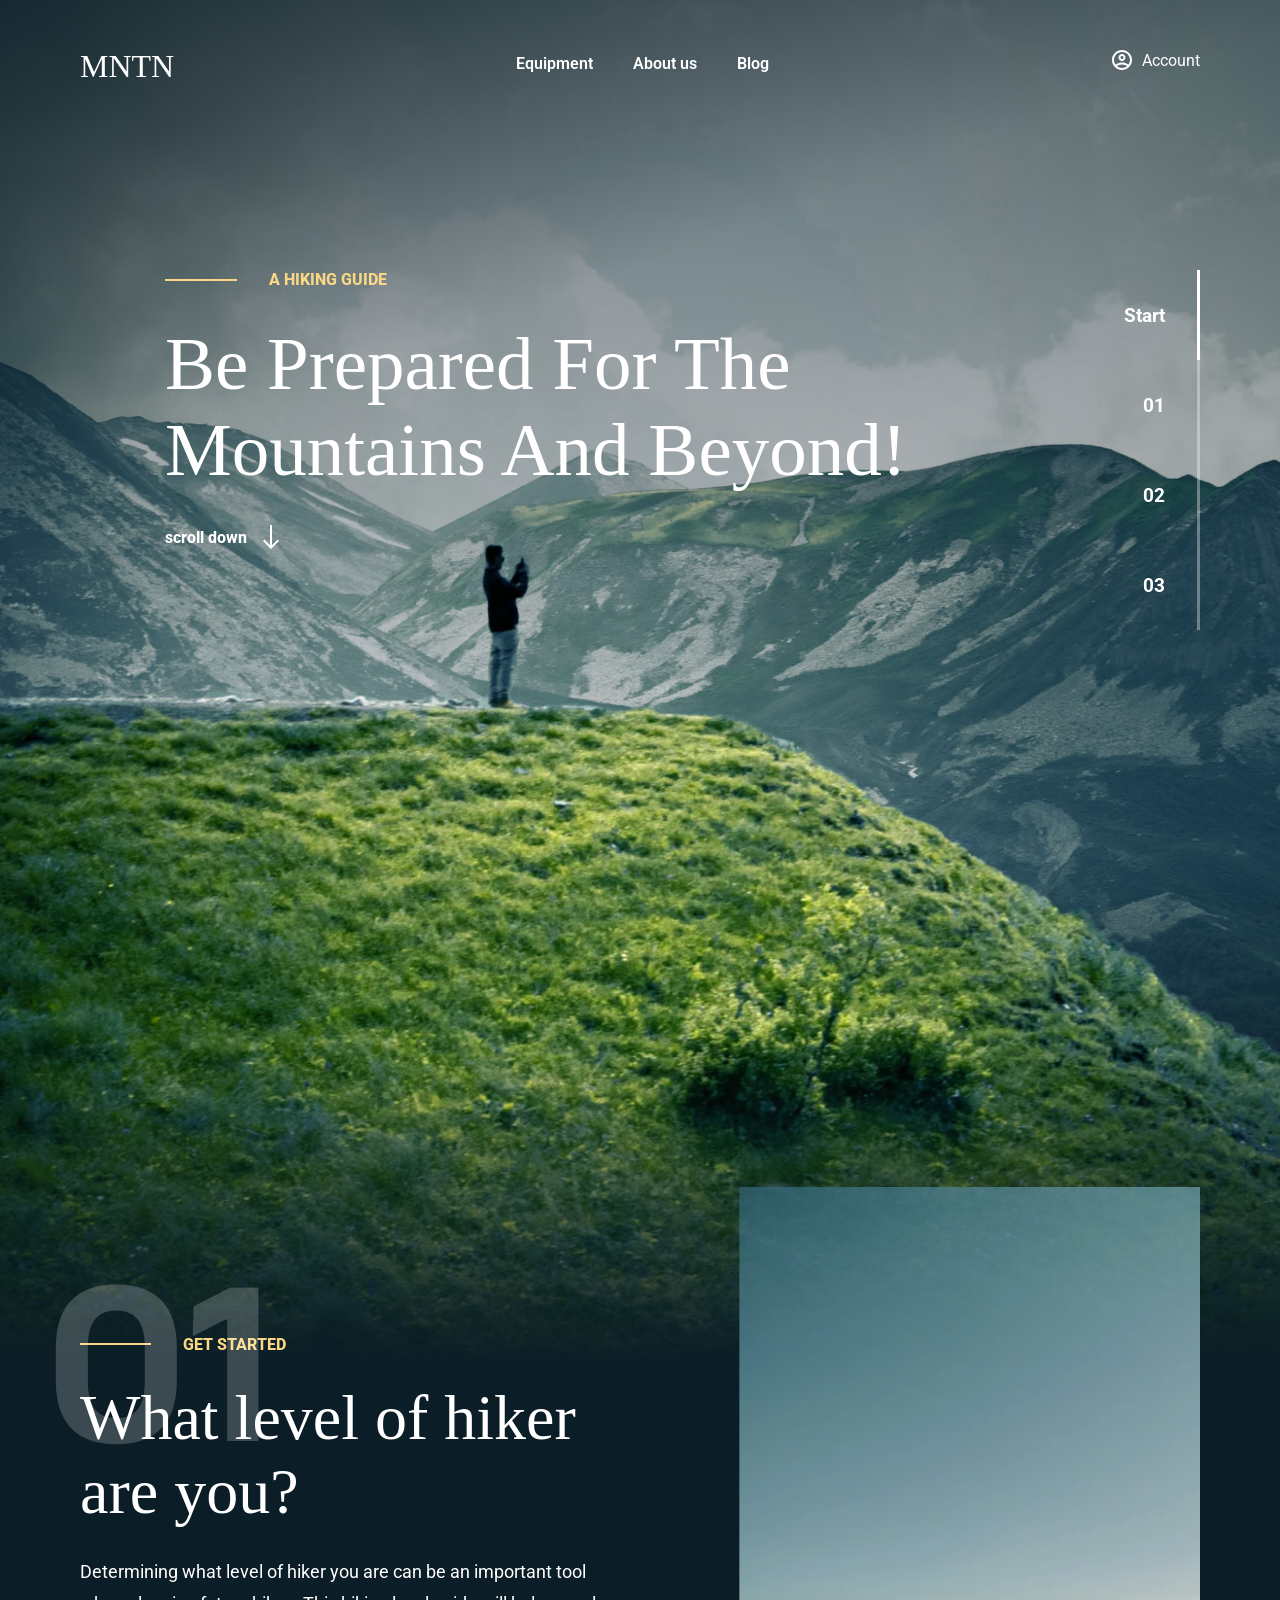
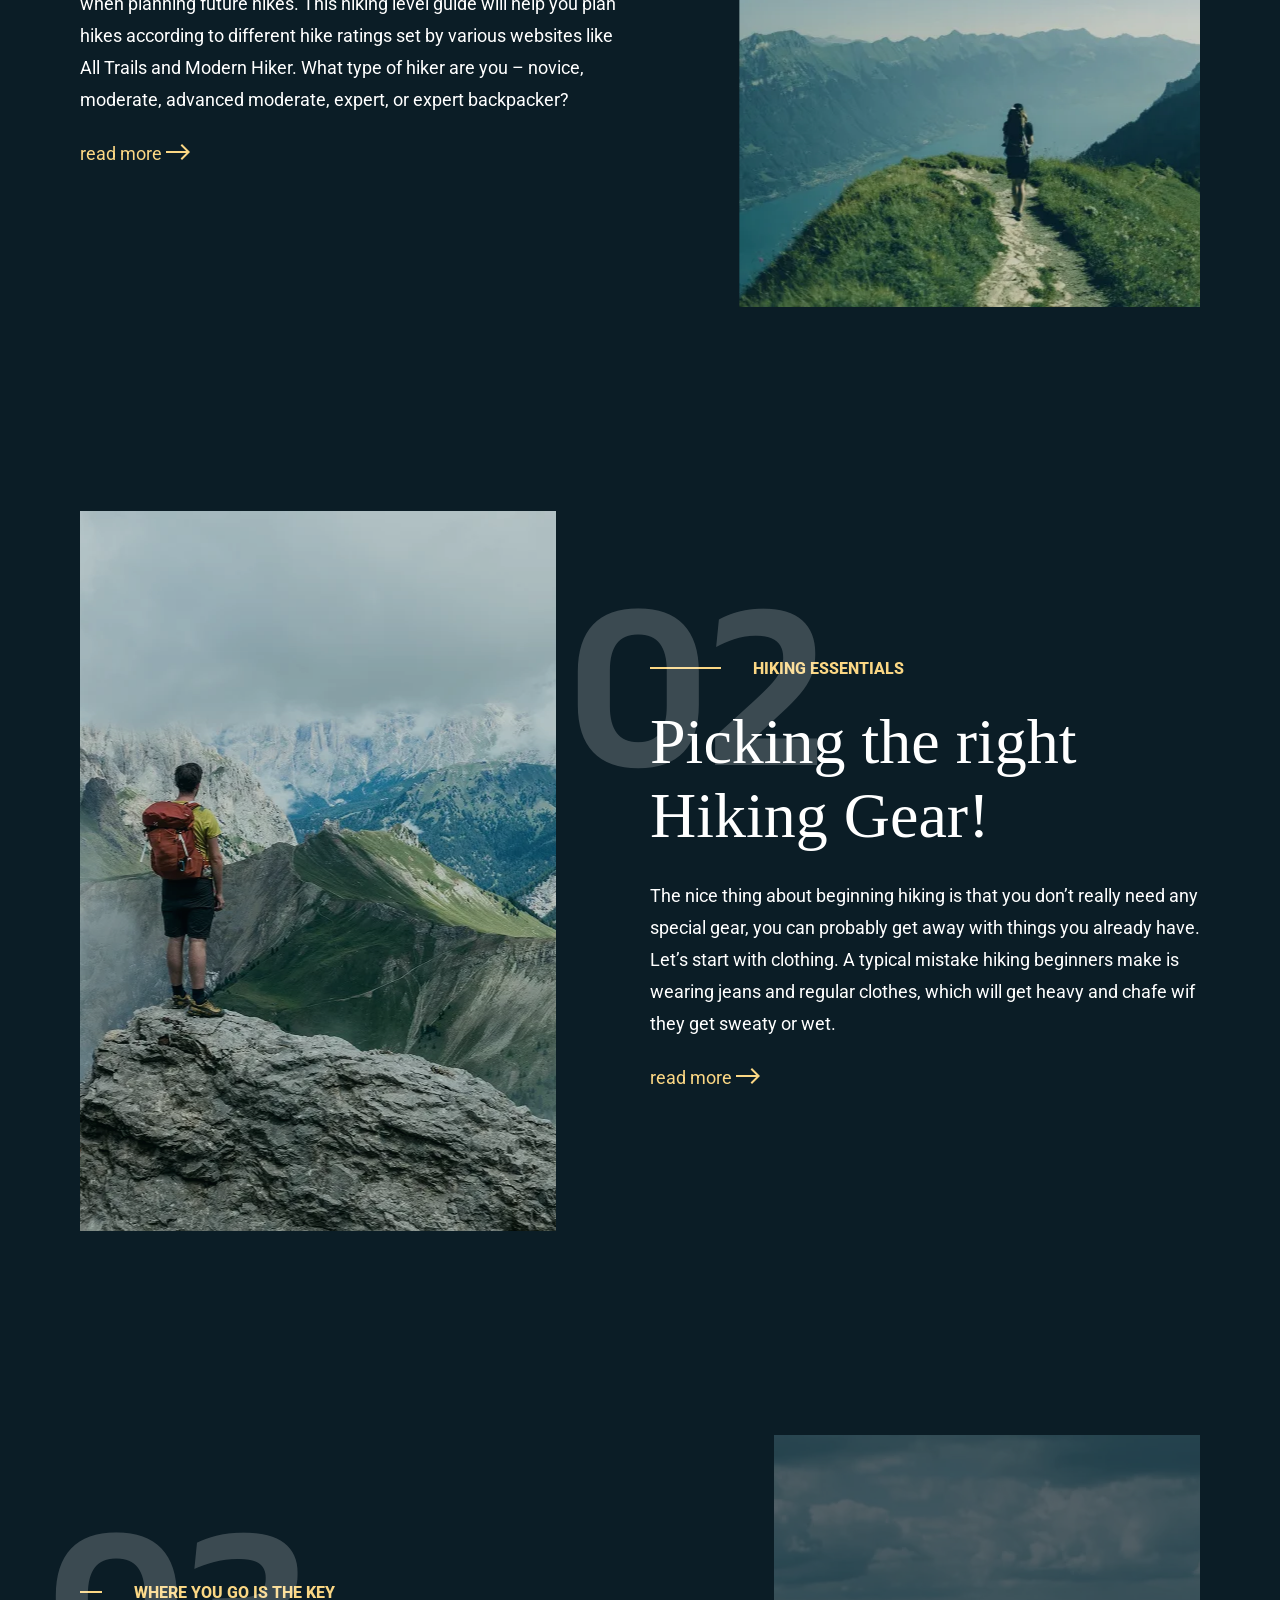
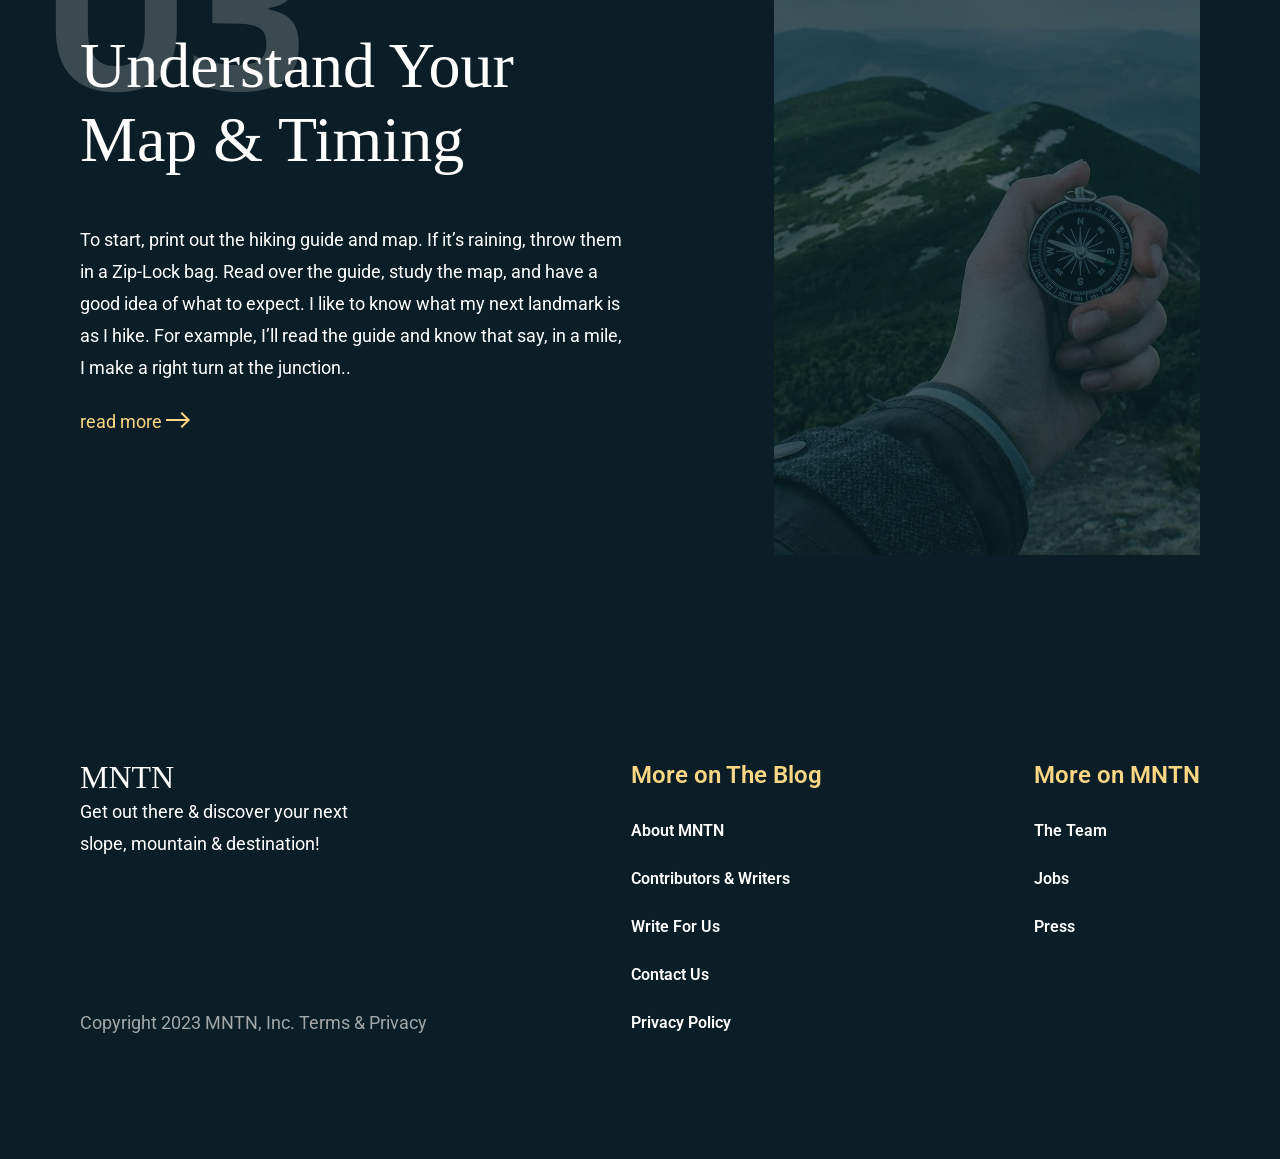
<file: index.html>
<!DOCTYPE html>
<html lang="en">

<head>
    <meta charset="UTF-8">
    <meta name="viewport" content="width=device-width, initial-scale=1.0">
    <title>MNTN | Landing Page</title>
    <meta name="description"
        content="MNTN - Be prepared for the mountains and beyond! Discover your next slope, mountain & destination with our hiking guide, equipment info, and blog.">

    <!-- To load background image (LCP) faster -->
    <!-- <link rel="preload" as="image" href="assets/images/HG.webp" fetchpriority="high">
    <link rel="preload" as="image" href="assets/images/MG.webp" fetchpriority="high">
    <link rel="preload" as="image" href="assets/images/VG.webp" fetchpriority="high"> -->

    <link rel="stylesheet" href="./css/utils.css">
    <link rel="stylesheet" href="./css/style.css">
    <!-- Preload the LCP image with a high fetchpriority so it starts loading with the stylesheet. -->
    <!-- <link rel="preload" fetchpriority="high" as="image" href="./assets/images/HG.png" type="image/png">
    <link rel="preload" fetchpriority="high" as="image" href="./assets/images/MR.png" type="image/png">
    <link rel="preload" fetchpriority="high" as="image" href="./assets/images/VG.png" type="image/png"> -->
</head>

<body>
    <div class="layer-background-color" aria-hidden="true" aria-disabled="true"></div>
    <div class="hero-section-view-placeholder"></div>
    <div class="right-side-nav">
        <ul>
            <li><a href="#image1-cloud">Start</a></li>
            <li><a href="#info-card-1">01</a></li>
            <li><a href="#info-card-2">02</a></li>
            <li><a href="#info-card-3">03</a></li>
        </ul>
        <div class="section-indicator-bar">
            <div class="section-indicator"></div>
        </div>
    </div>

    <!-- Info Card Component -->
    <template class="info-card-template">
        <div class="info-card">
            <div class="info-serial-no" aria-hidden="true" aria-disabled="true"></div>
            <!-- <div class="half-box-text"> -->
            <div class="half-box-text">
                <div class="subtitle">
                    <span class="start-dash"></span>
                    <span class="subtitle-text font-roboto"></span>
                </div>
                <h2 class="title"></h2>
                <p class="description"></p>
                <div class="read-more">
                    <span>read more</span>
                    <img src="./assets/icons/right-arrow.svg" alt="right-arrow-icon">
                </div>
            </div>
            <div class="half-box-image">
                <img class="info-image" src="./assets/images/01.webp" alt="info-ref-image">
            </div>
        </div>
    </template>

    <div id="image1-cloud" class="image1-cloud">
        <!-- <img src="./assets/images/HG.png" alt=""> -->
    </div>
    <div class="image2-mountains">
        <!-- <img src="./assets/images/MG.png" alt=""> -->
    </div>
    <div class="image3-person-on-mountain">
        <!-- <img src="./assets/images/VG.png" alt=""> -->
    </div>
    <div class="bg-layer0-black-white"></div>
    <div class="bg-layer1-black-white"></div>
    <div class="bg-layer2-black-white"></div>
    <div class="bg-layer3-black-white"></div>
    <nav>
        <div class="logo">MNTN</div>
        <ul class="nav-items">
            <li><a href="">Equipment</a></li>
            <li><a href="">About us</a></li>
            <li><a href="">Blog</a></li>
        </ul>
        <div class="userAccount">
            <a href="/">
                <img src="./assets/icons/profile-icon.svg" alt="profile-icon">
                <span class="font-roboto">Account</span>
            </a>
        </div>
    </nav>
    <main class="main-container">
        <div class="hero-section">
            <div class="subtitle">
                <span class="start-dash"></span>
                <span class="subtitle-text font-roboto">A HIKING GUIDE</span>
            </div>
            <div>
                <h1>Be Prepared For The Mountains And Beyond!</h1>
            </div>
            <div class="scroll-down">
                <span>scroll down</span>
                <img src="./assets/icons/down-arrow.svg" alt="down-arrow-icon">
            </div>
        </div>
        <div class="container-info-cards">
        </div>
    </main>
    <footer>
        <div class="footer-info">
            <div class="footer-info-about-us">
                <div class="logo font-roboto">MNTN</div>
                <p>Get out there & discover your next slope, mountain & destination!</p>
            </div>
            <span class="copyright">Copyright 2023 MNTN, Inc. Terms & Privacy</span>
        </div>

        <div class="footer-navlinks">
            <div>
                <div class="footer-navlinks-header">More on The Blog</div>
                <ul>
                    <li><a href="/">About MNTN</a></li>
                    <li><a href="/">Contributors & Writers</a></li>
                    <li><a href="/">Write For Us</a></li>
                    <li><a href="/">Contact Us</a></li>
                    <li><a href="/">Privacy Policy</a></li>
                </ul>
            </div>
            <div>
                <div class="footer-navlinks-header">More on MNTN</div>
                <ul>
                    <li><a href="/">The Team</a></li>
                    <li><a href="/">Jobs</a></li>
                    <li><a href="/">Press</a></li>
                </ul>
            </div>
        </div>
    </footer>

</body>
<script src="./main.js" type="module"></script>
<link rel="preconnect" href="https://fonts.googleapis.com">
<link rel="preconnect" href="https://fonts.gstatic.com" crossorigin>
<link
    href="https://fonts.googleapis.com/css2?family=Anek+Telugu:wght@100..800&family=Roboto:ital,wght@0,100..900;1,100..900&display=swap"
    rel="stylesheet">

</html>
</file>
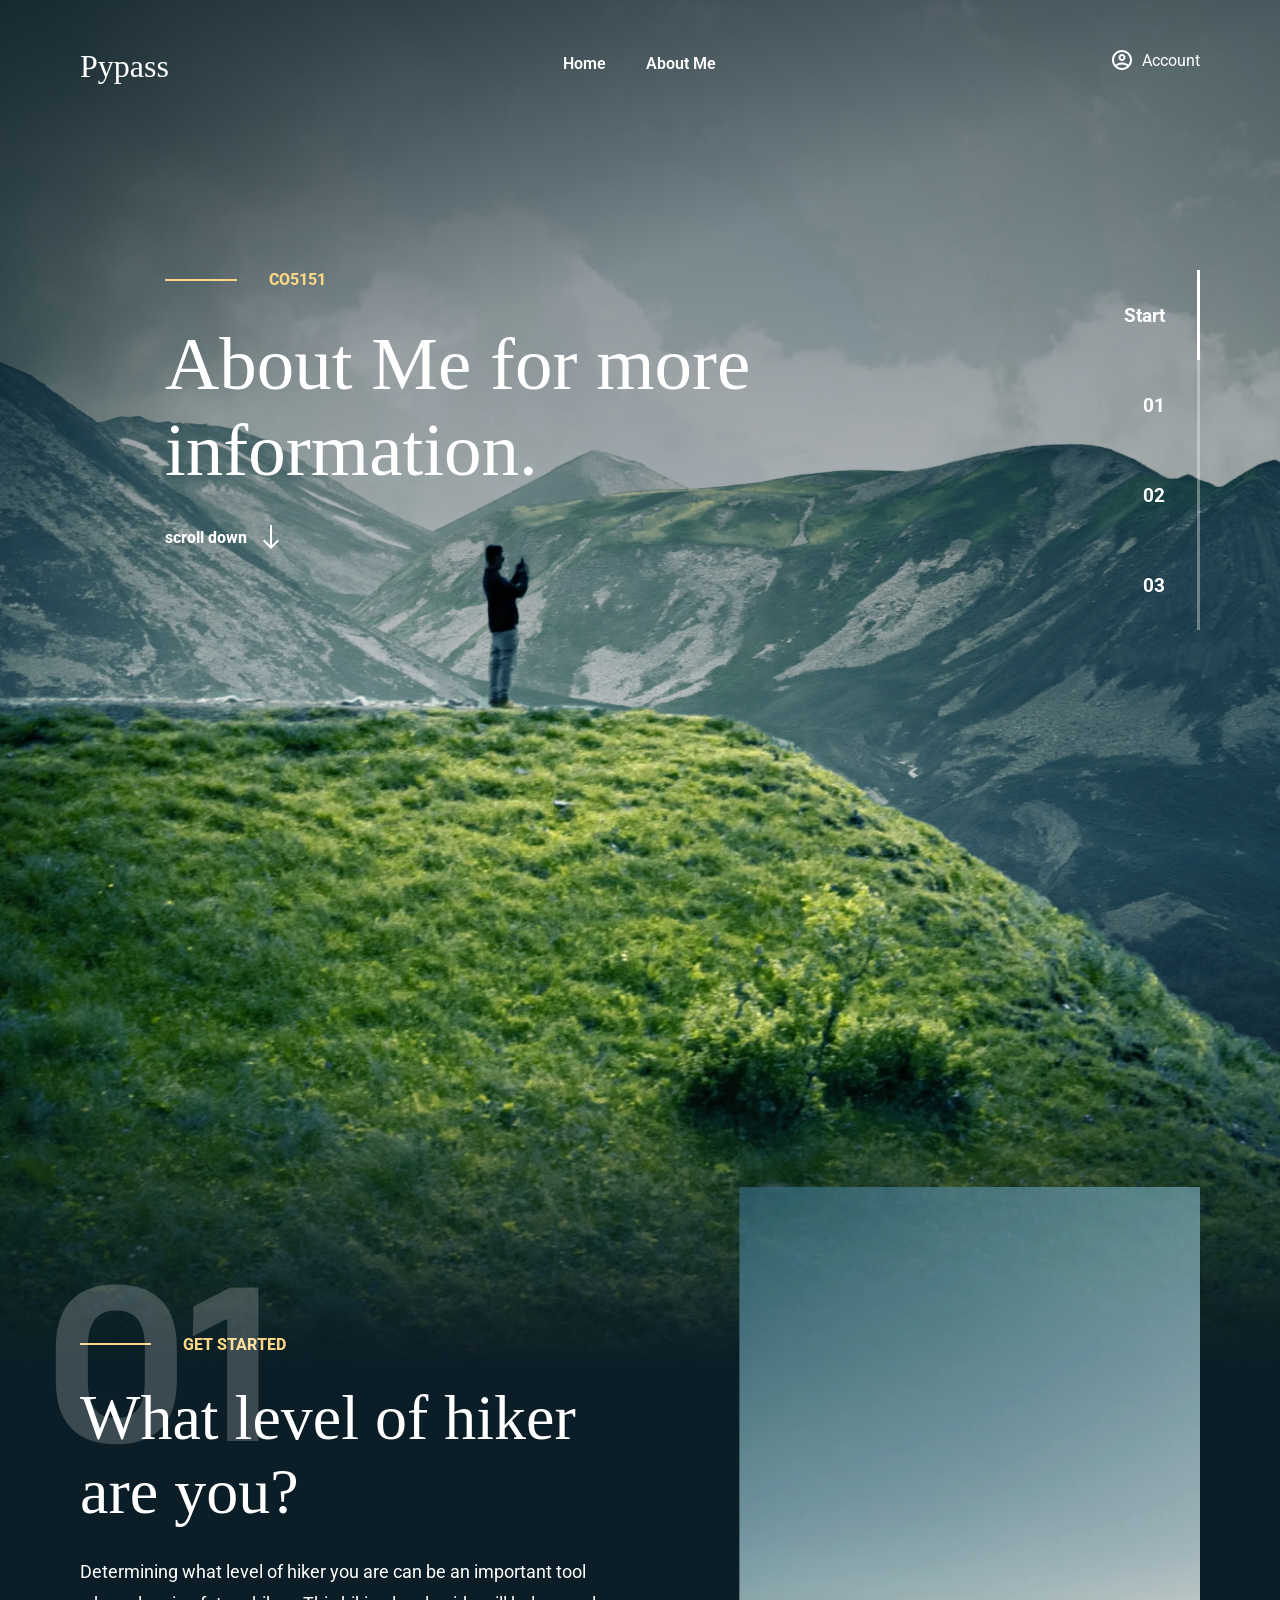
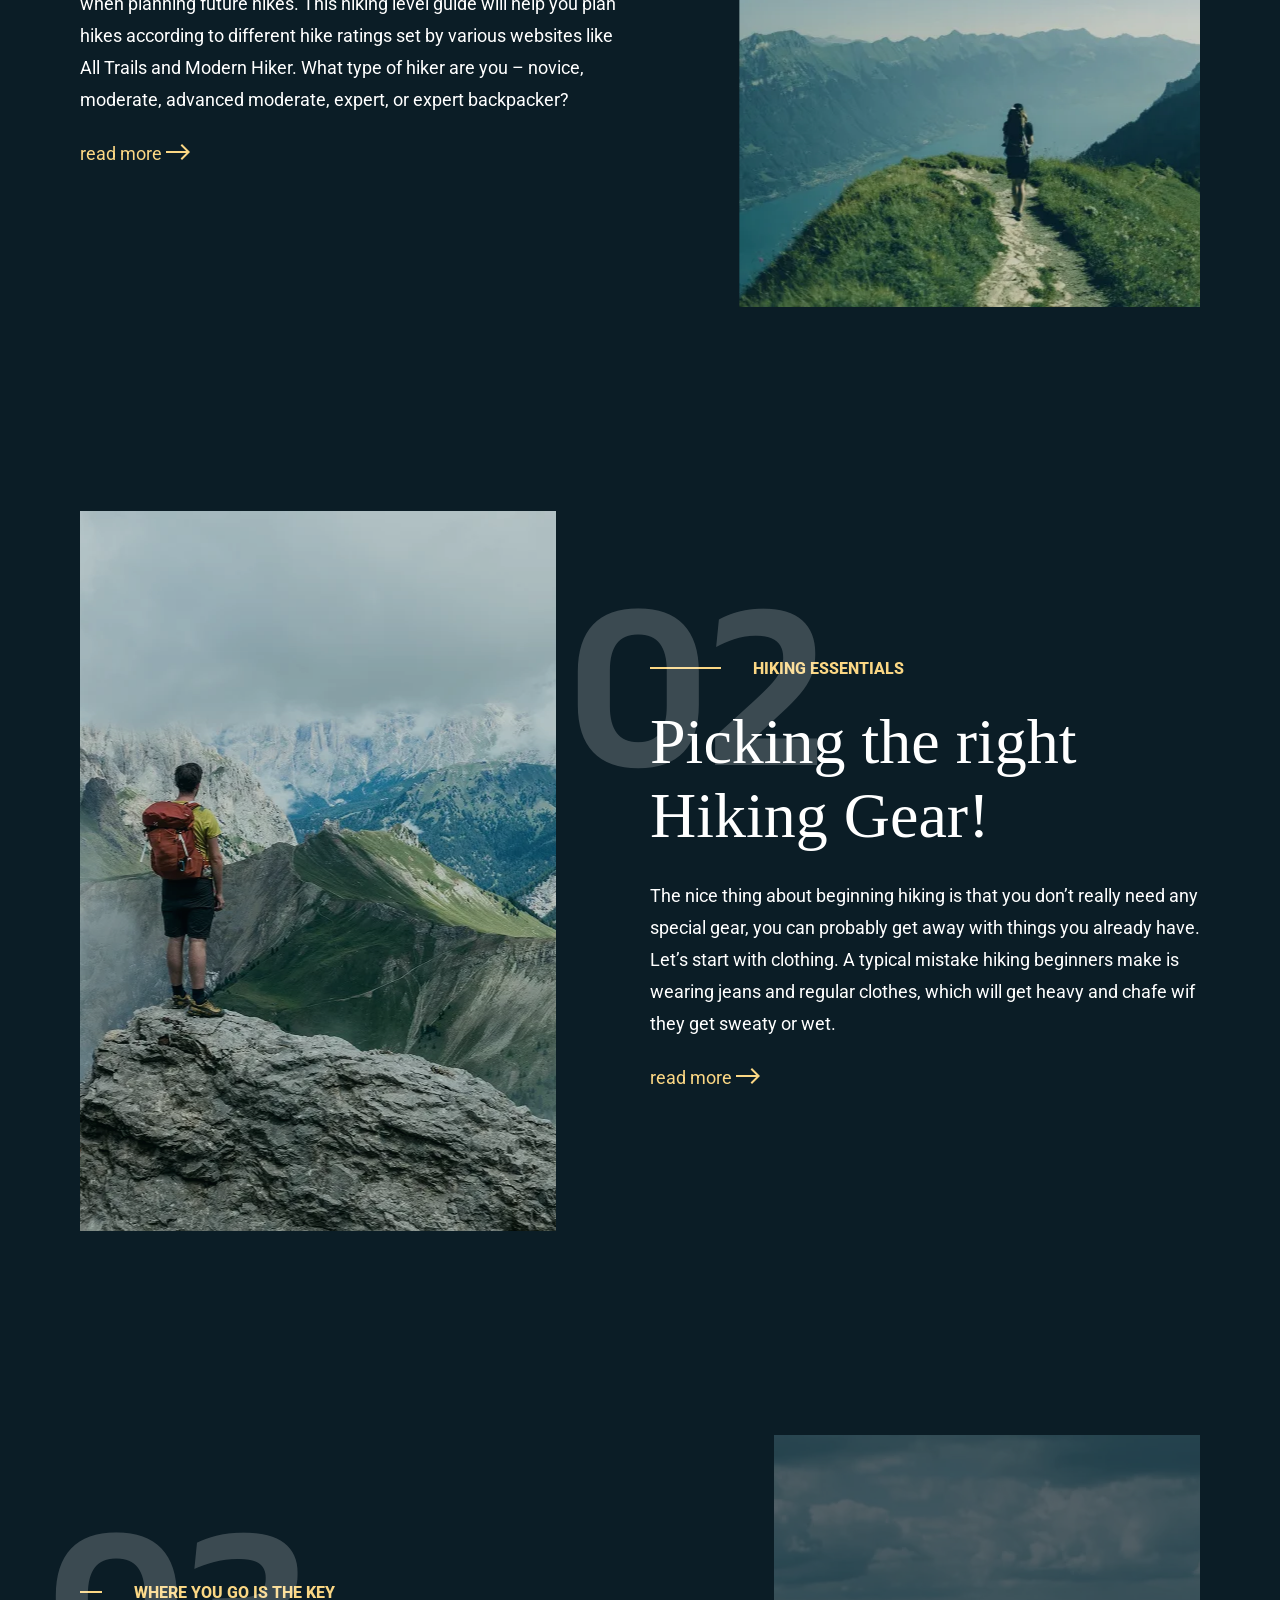
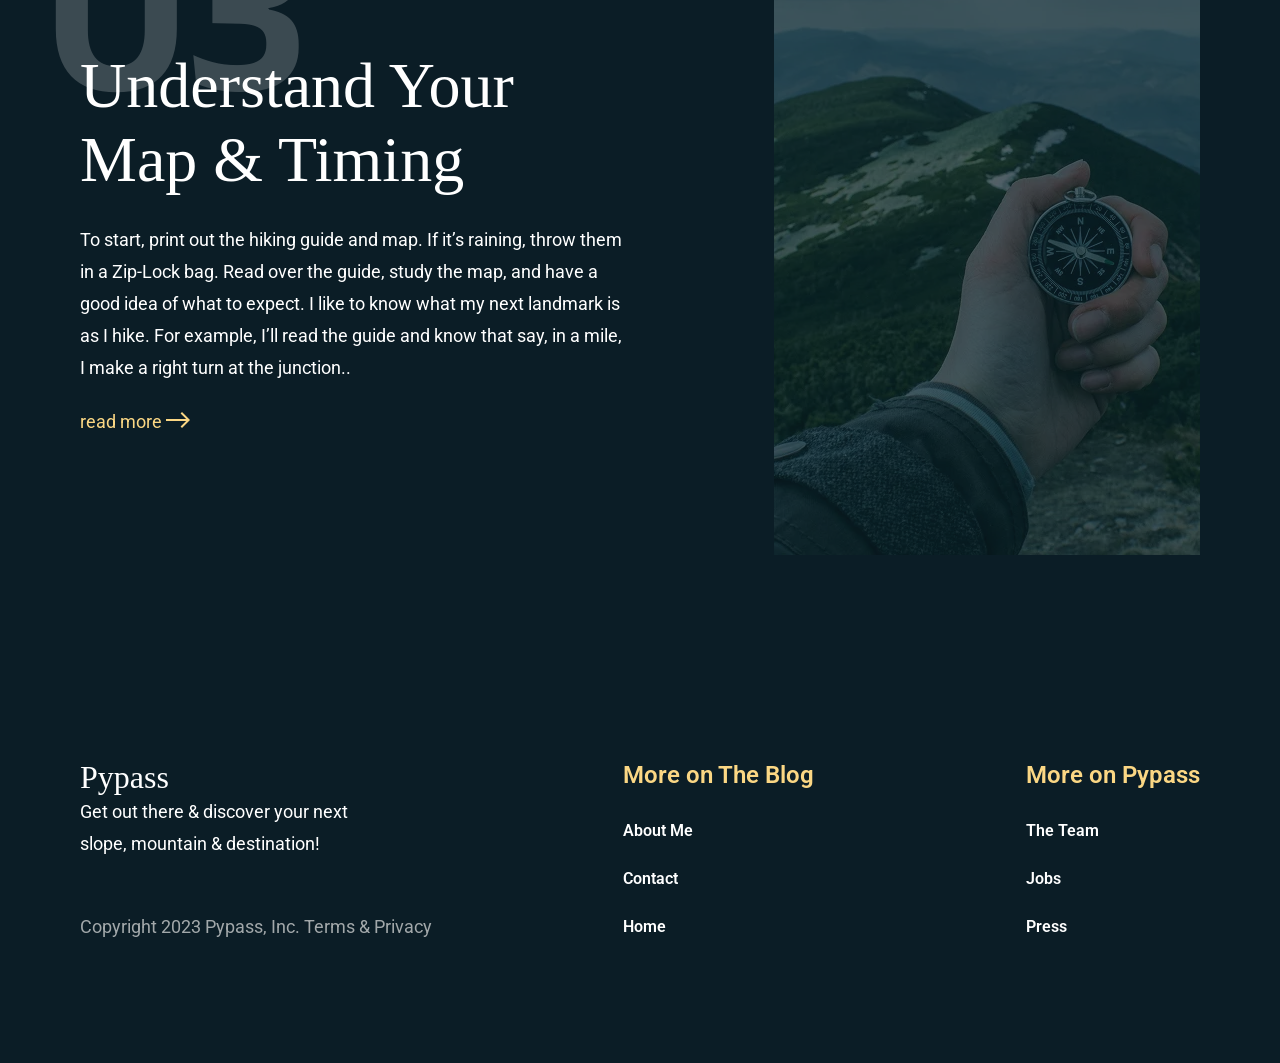
<file: CO5151/index.html>
<!DOCTYPE html>
<html lang="en">

<head>
    <meta charset="UTF-8">
    <meta name="viewport" content="width=device-width, initial-scale=1.0">
    <title>Pypass | Landing Page</title>
    <meta name="description"
        content="Dự án môn CO5151 - Nhấn about me để biết thêm thông tin về tác giả.">

    <!-- To load background image (LCP) faster -->
    <!-- <link rel="preload" as="image" href="assets/images/HG.webp" fetchpriority="high">
    <link rel="preload" as="image" href="assets/images/MG.webp" fetchpriority="high">
    <link rel="preload" as="image" href="assets/images/VG.webp" fetchpriority="high"> -->

    <link rel="stylesheet" href="./css/utils.css">
    <link rel="stylesheet" href="./css/style.css">
    <!-- Preload the LCP image with a high fetchpriority so it starts loading with the stylesheet. -->
    <!-- <link rel="preload" fetchpriority="high" as="image" href="./assets/images/HG.png" type="image/png">
    <link rel="preload" fetchpriority="high" as="image" href="./assets/images/MR.png" type="image/png">
    <link rel="preload" fetchpriority="high" as="image" href="./assets/images/VG.png" type="image/png"> -->
</head>

<body>
    <div class="layer-background-color" aria-hidden="true" aria-disabled="true"></div>
    <div class="hero-section-view-placeholder"></div>
    <div class="right-side-nav">
        <ul>
            <li><a href="#image1-cloud">Start</a></li>
            <li><a href="#info-card-1">01</a></li>
            <li><a href="#info-card-2">02</a></li>
            <li><a href="#info-card-3">03</a></li>
        </ul>
        <div class="section-indicator-bar">
            <div class="section-indicator"></div>
        </div>
    </div>

    <!-- Info Card Component -->
    <template class="info-card-template">
        <div class="info-card">
            <div class="info-serial-no" aria-hidden="true" aria-disabled="true"></div>
            <!-- <div class="half-box-text"> -->
            <div class="half-box-text">
                <div class="subtitle">
                    <span class="start-dash"></span>
                    <span class="subtitle-text font-roboto"></span>
                </div>
                <h2 class="title"></h2>
                <p class="description"></p>
                <div class="read-more">
                    <span>read more</span>
                    <img src="./assets/icons/right-arrow.svg" alt="right-arrow-icon">
                </div>
            </div>
            <div class="half-box-image">
                <img class="info-image" src="./assets/images/01.webp" alt="info-ref-image">
            </div>
        </div>
    </template>

    <div id="image1-cloud" class="image1-cloud">
        <!-- <img src="./assets/images/HG.png" alt=""> -->
    </div>
    <div class="image2-mountains">
        <!-- <img src="./assets/images/MG.png" alt=""> -->
    </div>
    <div class="image3-person-on-mountain">
        <!-- <img src="./assets/images/VG.png" alt=""> -->
    </div>
    <div class="bg-layer0-black-white"></div>
    <div class="bg-layer1-black-white"></div>
    <div class="bg-layer2-black-white"></div>
    <div class="bg-layer3-black-white"></div>
    <nav>
        <div class="logo">Pypass</div>
        <ul class="nav-items">
            <li><a href="./index.html">Home</a></li>
            <li><a href="./about.html">About Me</a></li>
        </ul>
        <div class="userAccount">
            <a href="/">
                <img src="./assets/icons/profile-icon.svg" alt="profile-icon">
                <span class="font-roboto">Account</span>
            </a>
        </div>
    </nav>
    <main class="main-container">
        <div class="hero-section">
            <div class="subtitle">
                <span class="start-dash"></span>
                <span class="subtitle-text font-roboto">CO5151</span>
            </div>
            <div>
                <h1>About Me for more information.</h1>
            </div>
            <div class="scroll-down">
                <span>scroll down</span>
                <img src="./assets/icons/down-arrow.svg" alt="down-arrow-icon">
            </div>
        </div>
        <div class="container-info-cards">
        </div>
    </main>
    <footer>
        <div class="footer-info">
            <div class="footer-info-about-us">
                <div class="logo font-roboto">Pypass</div>
                <p>Get out there & discover your next slope, mountain & destination!</p>
            </div>
            <span class="copyright">Copyright 2023 Pypass, Inc. Terms & Privacy</span>
        </div>

        <div class="footer-navlinks">
            <div>
                <div class="footer-navlinks-header">More on The Blog</div>
                <ul>
                    <li><a href="./about.html">About Me</a></li>
                    <li><a href="./about.html#contact">Contact</a></li>
                    <li><a href="./index.html">Home</a></li>
                </ul>
            </div>
            <div>
                <div class="footer-navlinks-header">More on Pypass</div>
                <ul>
                    <li><a href="/">The Team</a></li>
                    <li><a href="/">Jobs</a></li>
                    <li><a href="/">Press</a></li>
                </ul>
            </div>
        </div>
    </footer>

</body>
<script src="./main.js" type="module"></script>
<link rel="preconnect" href="https://fonts.googleapis.com">
<link rel="preconnect" href="https://fonts.gstatic.com" crossorigin>
<link
    href="https://fonts.googleapis.com/css2?family=Anek+Telugu:wght@100..800&family=Roboto:ital,wght@0,100..900;1,100..900&display=swap"
    rel="stylesheet">

</html>
</file>
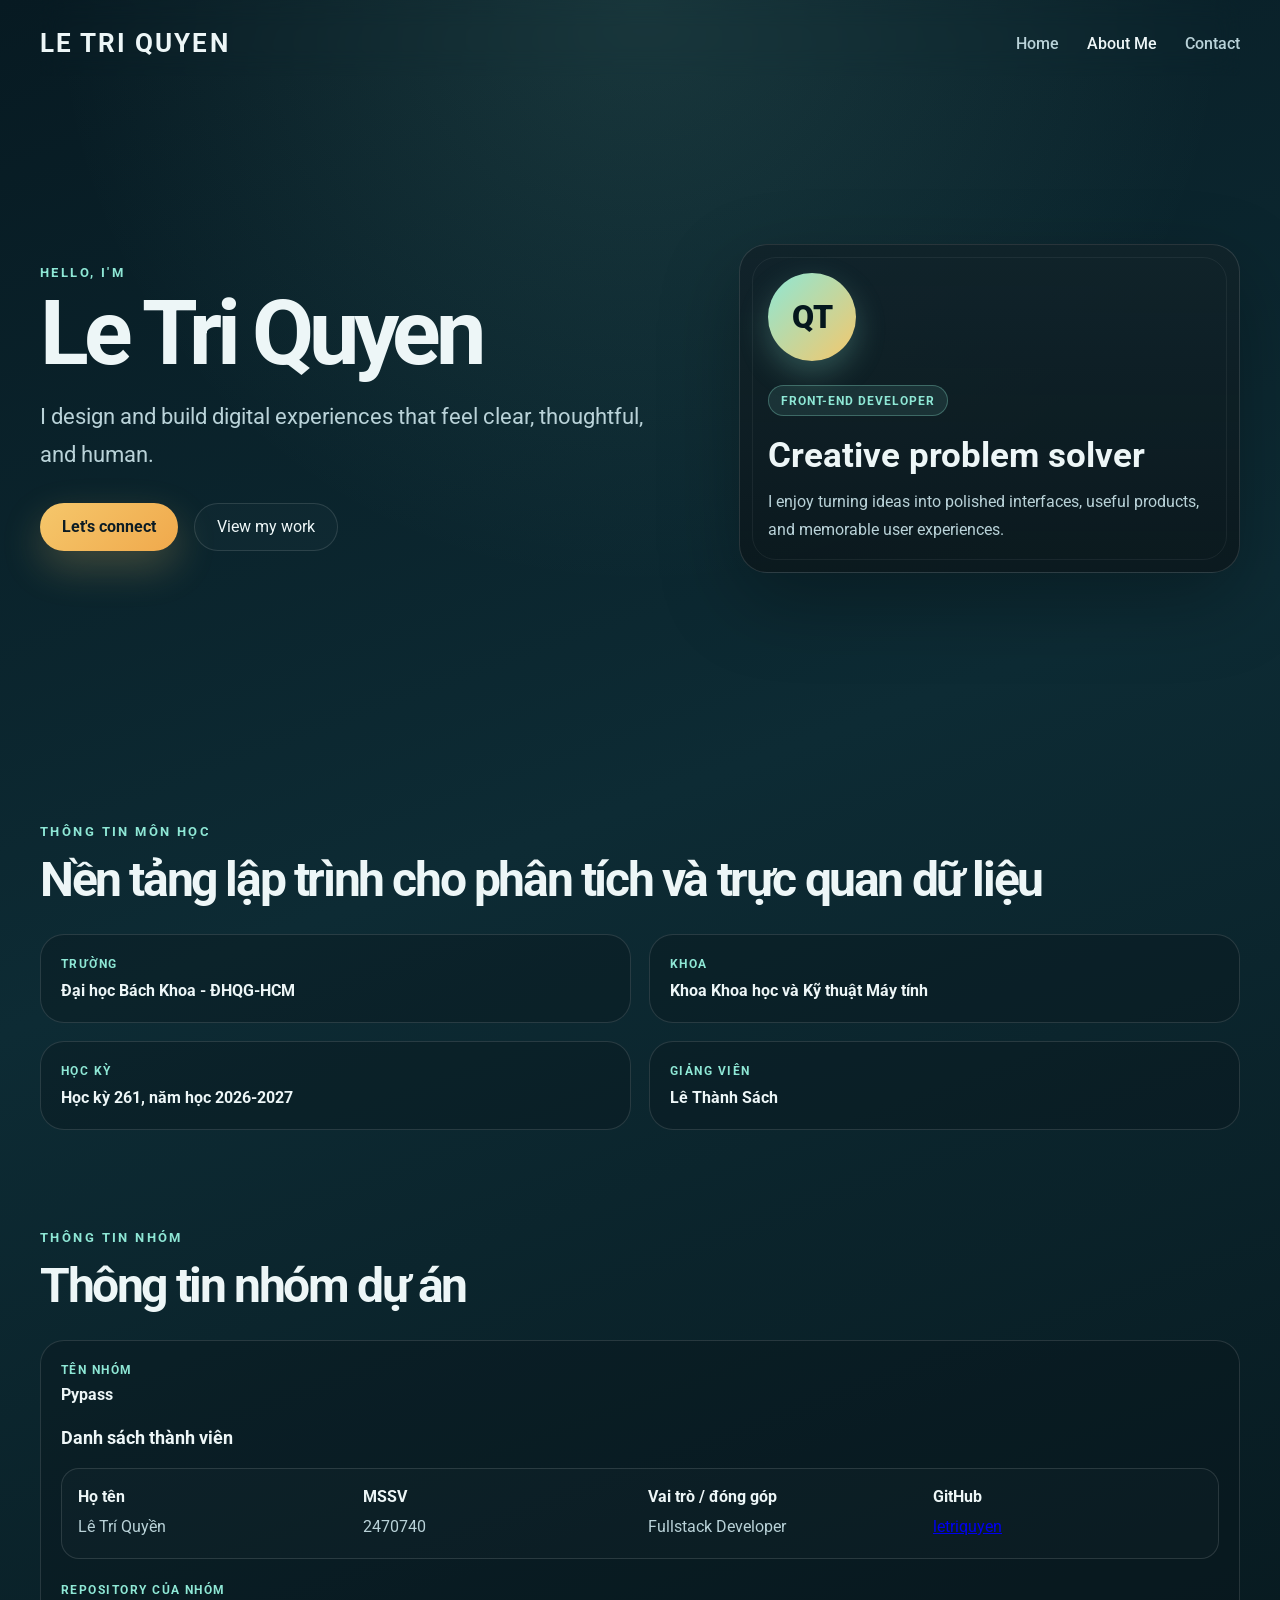
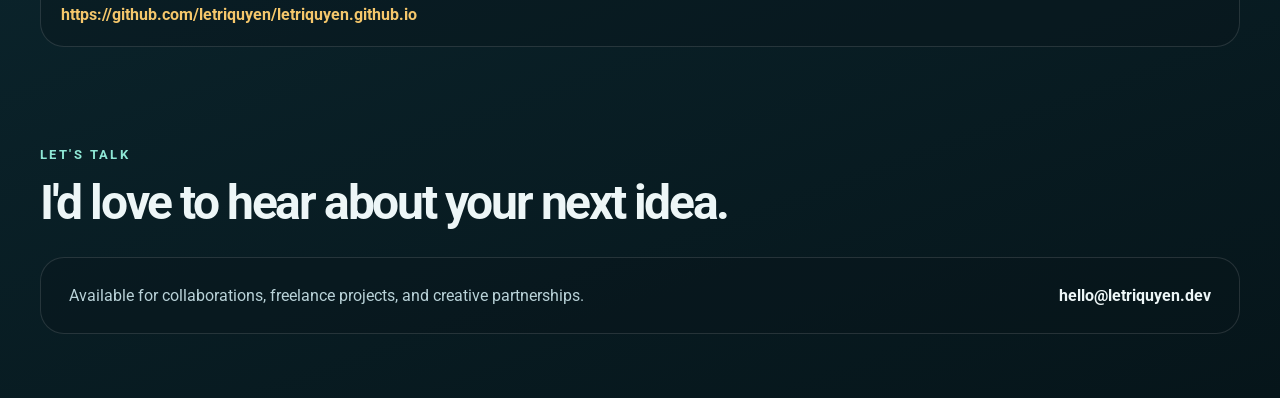
<file: CO5151/about.html>
<!DOCTYPE html>
<html lang="en">

<head>
    <meta charset="UTF-8">
    <meta name="viewport" content="width=device-width, initial-scale=1.0">
    <title>About Me | Le Tri Quyen</title>
    <meta name="description" content="About Le Tri Quyen, a front-end developer and digital creator focused on building simple, meaningful experiences.">
    <link rel="stylesheet" href="./css/about.css">
    <link rel="preconnect" href="https://fonts.googleapis.com">
    <link rel="preconnect" href="https://fonts.gstatic.com" crossorigin>
    <link href="https://fonts.googleapis.com/css2?family=Anek+Telugu:wght@100..800&family=Roboto:wght@400;500;700;900&display=swap" rel="stylesheet">
</head>

<body>
    <div class="page-shell">
        <header class="topbar">
            <a href="./index.html" class="brand" aria-label="Go to homepage">Le Tri Quyen</a>
            <nav class="main-nav" aria-label="Main navigation">
                <a href="./index.html">Home</a>
                <a href="./about.html" class="active">About Me</a>
                <a href="#contact">Contact</a>
            </nav>
        </header>

        <main>
            <section class="hero" aria-labelledby="about-heading">
                <div class="hero-copy">
                    <p class="eyebrow">Hello, I'm</p>
                    <h1 id="about-heading">Le Tri Quyen</h1>
                    <p class="lead">I design and build digital experiences that feel clear, thoughtful, and human.</p>
                    <div class="cta-row">
                        <a class="primary-btn" href="#contact">Let's connect</a>
                        <a class="secondary-btn" href="./index.html">View my work</a>
                    </div>
                </div>

                <div class="profile-card" aria-label="Profile summary">
                    <div class="avatar">QT</div>
                    <div class="profile-details">
                        <span class="tag">Front-end developer</span>
                        <h2>Creative problem solver</h2>
                        <p>I enjoy turning ideas into polished interfaces, useful products, and memorable user experiences.</p>
                    </div>
                </div>
            </section>

            <section class="course section-block" aria-labelledby="course-heading">
                <div class="section-heading">
                    <p class="eyebrow">Thông tin môn học</p>
                    <h2 id="course-heading">Nền tảng lập trình cho phân tích và trực quan dữ liệu</h2>
                </div>

                <div class="info-grid">
                    <div class="info-item">
                        <span class="label">Trường</span>
                        <strong>Đại học Bách Khoa - ĐHQG-HCM</strong>
                    </div>
                    <div class="info-item">
                        <span class="label">Khoa</span>
                        <strong>Khoa Khoa học và Kỹ thuật Máy tính</strong>
                    </div>
                    <div class="info-item">
                        <span class="label">Học kỳ</span>
                        <strong>Học kỳ 261, năm học 2026-2027</strong>
                    </div>
                    <div class="info-item">
                        <span class="label">Giảng viên</span>
                        <strong>Lê Thành Sách</strong>
                    </div>
                </div>
            </section>

            <section class="group section-block" aria-labelledby="group-heading">
                <div class="section-heading">
                    <p class="eyebrow">Thông tin nhóm</p>
                    <h2 id="group-heading">Thông tin nhóm dự án</h2>
                </div>

                <div class="group-box">
                    <div class="group-row">
                        <span class="label">Tên nhóm</span>
                        <strong>Pypass</strong>
                    </div>

                    <div class="member-list">
                        <h3>Danh sách thành viên</h3>
                        <div class="member-item">
                            <div>
                                <strong>Họ tên</strong>
                                <p>Lê Trí Quyền</p>
                            </div>
                            <div>
                                <strong>MSSV</strong>
                                <p>2470740</p>
                            </div>
                            <div>
                                <strong>Vai trò / đóng góp</strong>
                                <p>Fullstack Developer</p>
                            </div>
                            <div>
                                <strong>GitHub</strong>
                                <p><a href="https://github.com/letriquyen" target="_blank" rel="noreferrer">letriquyen</a></p>
                            </div>
                        </div>
                    </div>

                    <div class="repo-row">
                        <span class="label">Repository của nhóm</span>
                        <a href="https://github.com/letriquyen/letriquyen.github.io" target="_blank" rel="noreferrer">https://github.com/letriquyen/letriquyen.github.io</a>
                    </div>
                </div>
            </section>

            <section class="contact section-block" id="contact" aria-labelledby="contact-heading">
                <div class="section-heading">
                    <p class="eyebrow">Let's talk</p>
                    <h2 id="contact-heading">I'd love to hear about your next idea.</h2>
                </div>
                <div class="contact-box">
                    <p>Available for collaborations, freelance projects, and creative partnerships.</p>
                    <a href="mailto:hello@letriquyen.dev">hello@letriquyen.dev</a>
                </div>
            </section>
        </main>
    </div>
</body>

</html>
</file>
<file: css/utils.css>
.font-roboto {
    font-family: var(--formalFont1)
}

.info-card-flex-row-reverse {
    flex-direction: row-reverse!important;
}

.right-500px{
    right: 500px!important;
}

.left-auto{
    left: auto!important;
}

.opacity-0{
    opacity: 0!important;
}
.opacity-1{
    opacity: 0!important;
}
</file>
<file: css/style.css>
/* Basic styles - Start */
/* @import url('https://fonts.googleapis.com/css2?family=Anek+Telugu:wght@100..800&family=Roboto:ital,wght@0,100..900;1,100..900&display=swap'); */

:root {
    --background: #0B1D26;
    --foreground: white;
    --primary: #0B1D26;
    --secondary: #FBD784;
    /* --normalFontWeight: 300; */
    --normalFontSize: 18px;
    /* --primaryfontFamily: 'Inter', serif; */
    --formalFont1: "Roboto", sans-serif;
    --normalLineHight: 32px;
}

* {
    margin: 0;
    padding: 0;
    box-sizing: border-box;
}

/* For Selection-color, Highlight-color */
*::-moz-selection {
    /* Code for Firefox */
    color: var(--secondary);
    background: transparent;
}

*::selection {
    color: var(--secondary);
    background: transparent;
}

/* Basic style - End */

html {
    scroll-behavior: smooth;
}

body {
    color: var(--foreground);
    background-color: var(--background);
    /* position: relative; */
}

.right-side-nav {
    display: flex;
    gap: 32px;
    z-index: 40;
    position: fixed;
    top: 50vh;
    transform: translateY(-50%);
    right: 80px;
    height: 40vh;
    transition: opacity 400ms linear, visibility 400ms linear;
    /* opacity: 0; */
    /* visibility: hidden; */
}

/* .right-side-nav:hover {
    opacity: 1!important;
} */

.right-side-nav ul {
    display: flex;
    flex-direction: column;
    /* gap: 1rem; */
}

.right-side-nav ul {
    display: flex;
    flex-direction: column;
    /* gap: 1rem; */
    /* justify-content: space-between; */
    height: 100%;
}

.right-side-nav li {
    display: flex;
    justify-content: end;
    align-items: center;
    font-size: var(--normalFontSize);
    font-weight: 700;
    font-family: var(--formalFont1);
    height: calc(100% / 4);
    cursor: pointer;
    transition: all 150ms linear;
}

.right-side-nav li a {
    color: white;
    display: inline-block;
    text-decoration: none;
    font-size: 19px;
    font-weight: 700;
    font-family: var(--formalFont1);
    transition: all 150ms linear;
}

.right-side-nav li a:hover {
    color: rgba(255, 255, 255, 0.466);
}

.section-indicator-bar {
    height: 100%;
    width: 3px;
    background-color: rgba(255, 255, 255, 0.349);
}

.section-indicator {
    height: calc(100% / 4);
    background-color: white;
    transition: transform 300ms linear;
}

/* Hero Section Images - Start */
.image1-cloud {
    background-image: url(../assets/images/HG.webp);
    background-size: cover;
    background-repeat: no-repeat;
    height: 100vh;
    position: absolute;
    /* transition: transform 100ms linear; */
    top: 0px;
    left: 0;
    right: 0;
    z-index: -2;
}

.image2-mountains {
    background-image: url(../assets/images/MG.webp);
    /* background-size: contain; */
    background-size: cover;
    background-repeat: no-repeat;
    /* top: 30vh; */
    /* top: 464px; */
    height: 100vh;
    position: absolute;
    top: 40vh;
    left: 0;
    right: 0;
    z-index: -1;
}

.image3-person-on-mountain {
    background-image: url(../assets/images/VG.webp);
    /* background-size: contain; */
    background-size: cover;
    background-repeat: no-repeat;
    height: 100vh;
    /* height: 35vh; */
    position: absolute;
    z-index: 20;
    top: 60vh;
    /* top: 754px; */
    left: 0;
    right: 0;
}

.bg-layer0-black-white {
    position: absolute;
    z-index: 6;
    top: 0;
    left: 0;
    right: 0;
    height: 1200px;
    /* width: 1920px; */
    background: #0B1D26;
    background: linear-gradient(160deg, rgba(11, 29, 38, 0.78) 0%, rgba(11, 29, 38, 0) 30%, rgba(11, 29, 38, 0) 65%, rgba(11, 29, 38, 0) 100%);
}

.bg-layer1-black-white {
    position: absolute;
    z-index: 4;
    top: 0;
    left: 0;
    right: 0;
    height: 1200px;
    /* width: 1920px; */
    background: #0B1D26;
    /* background: linear-gradient(0deg,rgba(11, 29, 38, 0) 0%, rgba(11, 29, 38, 1) 100%); */
    /* background: linear-gradient(160deg,rgba(11, 29, 38, 0.73) 0%, rgba(11, 29, 38, 0) 100%); */
    background: linear-gradient(180deg, rgba(11, 29, 38, 0.58) 0%, rgba(11, 29, 38, 0) 100%);
}

.bg-layer2-black-white {
    position: absolute;
    /* top: 1200px; */
    top: calc(160vh - 400px);
    z-index: 25;
    left: 0;
    right: 0;
    height: 402px;
    /* inset: 1200px 0 auto 0; */
    /* height: 630px; */
    /* width: 1920px; */
    background: #0B1D26;
    background: linear-gradient(0deg, rgba(11, 29, 38, 1) 20%, rgba(11, 29, 38, 0) 100%);
}

.bg-layer3-black-white {
    z-index: 18;
    height: 402px;
    position: absolute;
    top: calc(40vh + 100vh - 400px);
    left: 0;
    right: 0;
    background: #0B1D26;
    background: linear-gradient(0deg, rgba(11, 29, 38, 1) 20%, rgba(11, 29, 38, 0) 100%);
}

/* Hero Section Images - End */

/* Navbar styles - Start */
nav {
    position: absolute;
    top: 0;
    left: 0;
    right: 0;
    z-index: 10;
    padding: 64px 80px 0px;
    display: flex;
    justify-content: space-between;
}

.logo {
    font-size: 32px;
    font-family: serif;
}

.nav-items {
    font-family: var(--formalFont1);
    display: flex;
    gap: 40px;
    list-style: none;
}

.nav-items a,
.footer-navlinks ul a {
    font-size: var(--normalFontSize);
    line-height: var(--normalLineHight);
    font-family: var(--formalFont1);
    color: var(--foreground);
    text-decoration: none;
    cursor: pointer;
    transition: color 80ms linear;
    transition: transform 150ms linear;
    display: inline-block;
    font-weight: 600;
}

.nav-items a:hover,
.footer-navlinks ul a:hover,
.userAccount a:hover {
    color: var(--secondary) !important;
}

.nav-items a:hover {
    transform: translateY(-3px);
}

nav .userAccount a {
    display: flex;
    align-items: center;
    justify-content: center;
    gap: 8px;
    color: var(--foreground);
    text-decoration: none;
    transition: color 80ms linear;
    transition: all 80ms linear;
    cursor: pointer;
}

/* .logo, .userAccount{
    font-family: "Roboto", sans-serif;
} */

/* Navbar styles - End */

main {
    top: 287px;
    margin-bottom: 287px;
    position: relative;
}

.layer-background-color {
    background: var(--background);
    position: absolute;
    /* top: 1680px; */
    top: 160vh;
    /* height: 2851px; */
    /* width: 1920px; */
    width: 100%;
    z-index: 25;
}

.hero-section {
    z-index: 10;
    max-width: 950px;
    width: 100%;
    margin-right: auto;
    margin-left: auto;
    display: flex;
    flex-direction: column;
    gap: 32px;
    position: fixed;
    top: 30vh;
    /* top: 287px; */
    left: 50%;
    transform: translateX(-50%);
    font-weight: 700;
    /* transition: opacity 150ms linear; */
}

.hero-section .scroll-down {
    font-weight: 800;
}

.hero-section .start-dash {
    min-width: 72px !important;
}

.hero-section-view-placeholder {
    position: absolute;
    top: 0;
    height: 100vh;
    width: 95vw;
    z-index: -20;
}

.subtitle {
    color: var(--secondary);
    display: flex;
    gap: 32px;
    font-size: var(--normalFontSize);
    font-weight: 800;
    align-items: center;
}

.subtitle-text{
    font-size: var(--normalFontSize);
    font-family: var(--formalFont1);
}

.start-dash {
    display: inline-block;
    background-color: var(--secondary);
    max-width: 20px;
    width: 100%;
    /* width: 72px; */
    height: 2px;
    transition: transform 150ms linear;
}

.container-info-cards {
    z-index: 30;
    /* margin-top: 848px; */
    /* margin-top: 1153px; */
    margin-top: 100vh;
    max-width: 1462px;
    position: relative;
    margin-left: auto;
    margin-right: auto;
    gap: 200px;
    display: flex;
    flex-direction: column;
    /* background-color: var(--background); */
}

.info-card {
    display: flex;
    align-items: center;
    justify-content: center;
    gap: 14px;
    position: relative;
}

.info-card .info-serial-no {
    font-family: "Anek Telugu", sans-serif;
    font-weight: 600;
    font-size: 240px;
    position: absolute;
    top: 38px;
    left: 45px;
    color: rgba(255, 255, 255, 0.200);
}

.info-serial-no-even {
    right: 596px !important;
    /* right: 500px !important; */
    left: auto !important;
}

.info-card .half-box-text {
    min-width: 550px;
    max-width: 550px;
    width: 100%;
    display: flex;
    flex-direction: column;
    gap: 27px;
    margin: 140px 114px 140px 150px;
}

.half-box-text-even {
    /* margin: 140px 114px 140px 264px !important; */
    margin: 140px 150px 140px 114px !important;
}

.info-card .title {
    font-size: 64px;
    font-weight: 530;
    transition: transform 150ms linear;
    transform: translateY(20px);
}

.info-card .description {
    font-size: 18px;
    font-family: var(--formalFont1);
    line-height: var(--normalLineHight);
    transition: transform 150ms linear;
    transform: translateY(20px);
}

.info-card .read-more {
    font-size: 18px;
    color: var(--secondary);
    font-family: var(--formalFont1);
    transition: transform 150ms linear;
    transform: translateY(20px);
}

/* .info-card .half-box-image{
    width: 35%;
} */

.info-card .half-box-image img {
    /* width: 60vh; */
    object-fit: cover;
}

.info-card .half-box-image {
    /* width: 60vh; */
    overflow: hidden;
}

.info-image:nth-child(odd) {
    opacity: 0;
    transform: translateX(50px);
}

.info-image:nth-child(even) {
    opacity: 0;
    transform: translateX(-50px);
}

.hero-section h1 {
    font-size: 88px;
    font-weight: 500;
    font-family: serif;
}

.scroll-down {
    display: flex;
    gap: 16px;
    font-size: var(--normalFontSize);
    font-family: var(--formalFont1);
    align-items: center;
}

/* Footer styles - Start */
footer {
    z-index: 30;
    position: relative;
    background-color: var(--background);
    margin-left: auto;
    margin-right: auto;
    max-width: 1462px;
    display: flex;
    padding-top: 200px;
    padding-bottom: 120px;
    padding-right: 16px;
    padding-left: 16px;
    justify-content: space-between;
}

.footer-info {
    display: flex;
    flex-direction: column;
    justify-content: space-between;
}

.footer-info p,
footer .copyright {
    font-family: var(--formalFont1);
    font-size: 18px;
    line-height: var(--normalLineHight);
    max-width: 303px;
}

footer .copyright {
    max-width: auto;
    text-wrap: nowrap;
    color: #A2A8AA;
}

.footer-navlinks {
    display: flex;
    gap: 212px;
}

.footer-navlinks .footer-navlinks-header {
    font-weight: 600;
    color: var(--secondary);
    font-size: 24px;
    line-height: var(--normalLineHight);
    font-family: var(--formalFont1);
}

.footer-navlinks ul {
    padding-top: 24px;
    display: flex;
    flex-direction: column;
    gap: 16px;
    list-style: none;
}

/* Footer styles - End */

/* Media query - for responsiveness */
@media only screen and (max-width:1366px) {
    :root {
        --normalFontSize: 16px;
    }

    nav {
        padding-top: 48px;
    }

    /* .layer-background-color {
        height: 2851px;
    } */

    .hero-section h1 {
        font-size: 75px;
    }

    /* .hero-section {
        max-width: 742px;
        max-width: 630px;
        width: 100%;
    } */

    .info-card .half-box-text {
        margin: 140px 40px 140px 80px;
    }

    .info-serial-no-even {
        right: 455px !important;
    }

    .half-box-text-even {
        margin: 140px 80px 140px 40px !important;
    }

    .info-card .half-box-image {
        margin: 0 80px 0 40px;
    }

    .half-box-image-even {
        margin: 0 40px 0 80px !important;
    }

    footer {
        padding-left: 80px;
        padding-right: 80px;
    }
}

@media only screen and (max-width:1200px) {

    :root {
        --normalFontSize: 18px;
    }

    .layer-background-color {
        /* height: 1897px; */
        top: calc(200vh - 400px);
    }

    /* .info-card .half-box-image img {
        width: 60vh;
    } */

    .image2-mountains {
        /* top: 70vh; */
        top: 40vh;
    }

    .image3-person-on-mountain {
        /* top: 88vh; */
        top: 60vh;
    }

    .bg-layer2-black-white {
        /* top: calc(200vh - 60vh - 400px); */
        top: calc(200vh - 400px - 400px);
    }

    nav {
        padding: 50px 50px 0;
    }

    .hero-section {
        left: 60px;
        transform: translateX(0);
    }

    /* .hero-section h1 {
        font-size: 88px;
        font-weight: 600;
    } */

    .container-info-cards {
        gap: 100px;
    }

    .info-card .info-serial-no {
        left: -56px;
    }

    .info-serial-no-even {
        right: 332px !important;
    }


    .info-card .title {
        font-size: 70px;
        /* font-weight: 530; */
    }

    .info-card .description {
        font-weight: 800;
        line-height: 30px;
    }

    .info-card .read-more {
        font-weight: 900;
    }

    .info-card .half-box-text {
        /* margin: 140px 50px 140px 50px; */
        margin: 0px 50px 0px 50px !important;
        padding-top: 25px;
        padding-bottom: 25px;
    }

    .half-box-text-even {
        margin: 0px 50px 0px 50px !important;
        padding-top: 25px;
        padding-bottom: 25px;
    }

    .info-card .half-box-image {
        margin: 0 50px 0 50px;
    }

    footer {
        padding-left: 50px;
        padding-right: 50px;
    }

    .footer-navlinks {
        gap: 80px;
    }

    .footer-info-about-us {
        gap: 20px;
        display: flex;
        flex-direction: column;
    }

    .footer-info-about-us p,
    .footer-navlinks ul a,
    .footer-navlinks .footer-navlinks-header {
        font-weight: 900;
    }

    footer {
        padding-top: 100px;
        padding-bottom: 32px;
    }

    footer .copyright {
        font-weight: 900;
    }
}

@media only screen and (max-width: 1116px) {
    /* .layer-background-color {
        height: 185vw;
    } */

    .info-card .half-box-image img {
        width: 48vh;
    }
}

/* @media only screen and (max-width:810px) { */
/* @media only screen and (max-width:954px) { */
@media only screen and (max-width:1104px) {
    .info-card .half-box-text {
        margin: 60px 50px 60px 50px;
    }

    .half-box-text-even {
        margin: 60px 50px 60px 50px !important;
    }

    .info-card .info-serial-no {
        left: 0 !important;
        right: auto !important;
        top: 50%;
    }

    .info-card {
        display: flex;
        flex-direction: column-reverse;
        align-items: center;
        justify-content: center;
        gap: 14px;
        position: relative;
    }

    .info-card-flex-row-reverse {
        flex-direction: column-reverse !important;
        ;
    }

    .hero-section {
        max-width: 698px;
    }

    .hero-section h1 {
        font-size: 55px;
        /* font-weight: 600; */
    }

    /* .layer-background-color {
        height: 314vw;
    } */

    footer {
        flex-direction: column-reverse;
        gap: 90px;
    }

    footer .copyright {
        font-weight: 700;
    }
}

@media only screen and (max-width: 744px) {
    .right-side-nav {
        opacity: 0 !important;
        visibility: hidden !important;
    }

    .hero-section {
        max-width: 528px;
    }

    .hero-section h1 {
        font-size: 48px;
    }

    nav .nav-items {
        display: none;
    }
}

@media only screen and (max-width:625px) {
    .hero-section {
        max-width: 370px;
    }

    .info-card .half-box-text {
        min-width: auto;
        padding-left: 16px;
        padding-right: 16px;
    }
}

@media only screen and (max-width:425px) {
    /* .layer-background-color {
        top: 95svh;
    } */

    .layer-background-color {
        top: 98svh;
    }

    .image2-mountains {
        background-position: center;
        top: 50vh;
        /* top: 464px; */
    }

    .image3-person-on-mountain {
        background-size: contain;
        top: 70vh;
        right: 0;
    }

    .bg-layer2-black-white {
        /* top: calc(50vh + 115px); */
        /* height: 240px; */
        height: 224px;
        top: calc(100vh - 224px);
    }

    nav {
        padding: 20px 20px 0;
    }

    nav .nav-items {
        display: none;
    }

    .hero-section {
        max-width: 100%;
        /* max-width: 302px; */
        left: 0px;
        top: 137px;
        padding-left: 8px;
        /* padding-left: 8px; */
        /* padding-right: 8px; */
    }

    .hero-section h1 {
        font-size: 50px;
        line-height: 55px;
        /* max-width: 425px; */
    }

    .scroll-down {
        display: flex;
        gap: 16px;
        font-size: var(--normalFontSize);
        font-family: var(--formalFont1);
        font-weight: 800;
    }

    .scroll-down img {
        height: 16px;
        overflow: hidden;
    }

    main {
        top: 0;
        margin-bottom: 0;
    }

    .info-card .info-serial-no {
        left: 0 !important;
        right: 0 !important;
        top: 485px;
    }


    .info-card .half-box-text {
        width: 100%;
        padding-left: 16px;
        padding-right: 16px;
        /* margin: 140px 114px 140px 150px; */
    }

    .info-card .half-box-image img {
        width: 90vw;
        margin: auto;
    }

    .info-card .half-box-image {
        margin: 0 0 0 0;
    }

    .half-box-image-even {
        margin: 0 !important;
    }

    .info-card .title {
        font-size: 54px;
        font-weight: 530;
    }

    footer {
        padding-top: 100px;
        padding-bottom: 16px;
        padding-right: 16px;
        padding-left: 16px;
    }

    .footer-info {
        gap: 16px;
    }

    .footer-navlinks {
        flex-direction: column;
    }

    footer .copyright {
        text-wrap: wrap;
        font-weight: 900;
    }
}
</file>
<file: CO5151/css/utils.css>
.font-roboto {
    font-family: var(--formalFont1)
}

.info-card-flex-row-reverse {
    flex-direction: row-reverse!important;
}

.right-500px{
    right: 500px!important;
}

.left-auto{
    left: auto!important;
}

.opacity-0{
    opacity: 0!important;
}
.opacity-1{
    opacity: 0!important;
}
</file>
<file: CO5151/css/style.css>
/* Basic styles - Start */
/* @import url('https://fonts.googleapis.com/css2?family=Anek+Telugu:wght@100..800&family=Roboto:ital,wght@0,100..900;1,100..900&display=swap'); */

:root {
    --background: #0B1D26;
    --foreground: white;
    --primary: #0B1D26;
    --secondary: #FBD784;
    /* --normalFontWeight: 300; */
    --normalFontSize: 18px;
    /* --primaryfontFamily: 'Inter', serif; */
    --formalFont1: "Roboto", sans-serif;
    --normalLineHight: 32px;
}

* {
    margin: 0;
    padding: 0;
    box-sizing: border-box;
}

/* For Selection-color, Highlight-color */
*::-moz-selection {
    /* Code for Firefox */
    color: var(--secondary);
    background: transparent;
}

*::selection {
    color: var(--secondary);
    background: transparent;
}

/* Basic style - End */

html {
    scroll-behavior: smooth;
}

body {
    color: var(--foreground);
    background-color: var(--background);
    /* position: relative; */
}

.right-side-nav {
    display: flex;
    gap: 32px;
    z-index: 40;
    position: fixed;
    top: 50vh;
    transform: translateY(-50%);
    right: 80px;
    height: 40vh;
    transition: opacity 400ms linear, visibility 400ms linear;
    /* opacity: 0; */
    /* visibility: hidden; */
}

/* .right-side-nav:hover {
    opacity: 1!important;
} */

.right-side-nav ul {
    display: flex;
    flex-direction: column;
    /* gap: 1rem; */
}

.right-side-nav ul {
    display: flex;
    flex-direction: column;
    /* gap: 1rem; */
    /* justify-content: space-between; */
    height: 100%;
}

.right-side-nav li {
    display: flex;
    justify-content: end;
    align-items: center;
    font-size: var(--normalFontSize);
    font-weight: 700;
    font-family: var(--formalFont1);
    height: calc(100% / 4);
    cursor: pointer;
    transition: all 150ms linear;
}

.right-side-nav li a {
    color: white;
    display: inline-block;
    text-decoration: none;
    font-size: 19px;
    font-weight: 700;
    font-family: var(--formalFont1);
    transition: all 150ms linear;
}

.right-side-nav li a:hover {
    color: rgba(255, 255, 255, 0.466);
}

.section-indicator-bar {
    height: 100%;
    width: 3px;
    background-color: rgba(255, 255, 255, 0.349);
}

.section-indicator {
    height: calc(100% / 4);
    background-color: white;
    transition: transform 300ms linear;
}

/* Hero Section Images - Start */
.image1-cloud {
    background-image: url(../assets/images/HG.webp);
    background-size: cover;
    background-repeat: no-repeat;
    height: 100vh;
    position: absolute;
    /* transition: transform 100ms linear; */
    top: 0px;
    left: 0;
    right: 0;
    z-index: -2;
}

.image2-mountains {
    background-image: url(../assets/images/MG.webp);
    /* background-size: contain; */
    background-size: cover;
    background-repeat: no-repeat;
    /* top: 30vh; */
    /* top: 464px; */
    height: 100vh;
    position: absolute;
    top: 40vh;
    left: 0;
    right: 0;
    z-index: -1;
}

.image3-person-on-mountain {
    background-image: url(../assets/images/VG.webp);
    /* background-size: contain; */
    background-size: cover;
    background-repeat: no-repeat;
    height: 100vh;
    /* height: 35vh; */
    position: absolute;
    z-index: 20;
    top: 60vh;
    /* top: 754px; */
    left: 0;
    right: 0;
}

.bg-layer0-black-white {
    position: absolute;
    z-index: 6;
    top: 0;
    left: 0;
    right: 0;
    height: 1200px;
    /* width: 1920px; */
    background: #0B1D26;
    background: linear-gradient(160deg, rgba(11, 29, 38, 0.78) 0%, rgba(11, 29, 38, 0) 30%, rgba(11, 29, 38, 0) 65%, rgba(11, 29, 38, 0) 100%);
}

.bg-layer1-black-white {
    position: absolute;
    z-index: 4;
    top: 0;
    left: 0;
    right: 0;
    height: 1200px;
    /* width: 1920px; */
    background: #0B1D26;
    /* background: linear-gradient(0deg,rgba(11, 29, 38, 0) 0%, rgba(11, 29, 38, 1) 100%); */
    /* background: linear-gradient(160deg,rgba(11, 29, 38, 0.73) 0%, rgba(11, 29, 38, 0) 100%); */
    background: linear-gradient(180deg, rgba(11, 29, 38, 0.58) 0%, rgba(11, 29, 38, 0) 100%);
}

.bg-layer2-black-white {
    position: absolute;
    /* top: 1200px; */
    top: calc(160vh - 400px);
    z-index: 25;
    left: 0;
    right: 0;
    height: 402px;
    /* inset: 1200px 0 auto 0; */
    /* height: 630px; */
    /* width: 1920px; */
    background: #0B1D26;
    background: linear-gradient(0deg, rgba(11, 29, 38, 1) 20%, rgba(11, 29, 38, 0) 100%);
}

.bg-layer3-black-white {
    z-index: 18;
    height: 402px;
    position: absolute;
    top: calc(40vh + 100vh - 400px);
    left: 0;
    right: 0;
    background: #0B1D26;
    background: linear-gradient(0deg, rgba(11, 29, 38, 1) 20%, rgba(11, 29, 38, 0) 100%);
}

/* Hero Section Images - End */

/* Navbar styles - Start */
nav {
    position: absolute;
    top: 0;
    left: 0;
    right: 0;
    z-index: 10;
    padding: 64px 80px 0px;
    display: flex;
    justify-content: space-between;
}

.logo {
    font-size: 32px;
    font-family: serif;
}

.nav-items {
    font-family: var(--formalFont1);
    display: flex;
    gap: 40px;
    list-style: none;
}

.nav-items a,
.footer-navlinks ul a {
    font-size: var(--normalFontSize);
    line-height: var(--normalLineHight);
    font-family: var(--formalFont1);
    color: var(--foreground);
    text-decoration: none;
    cursor: pointer;
    transition: color 80ms linear;
    transition: transform 150ms linear;
    display: inline-block;
    font-weight: 600;
}

.nav-items a:hover,
.footer-navlinks ul a:hover,
.userAccount a:hover {
    color: var(--secondary) !important;
}

.nav-items a:hover {
    transform: translateY(-3px);
}

nav .userAccount a {
    display: flex;
    align-items: center;
    justify-content: center;
    gap: 8px;
    color: var(--foreground);
    text-decoration: none;
    transition: color 80ms linear;
    transition: all 80ms linear;
    cursor: pointer;
}

/* .logo, .userAccount{
    font-family: "Roboto", sans-serif;
} */

/* Navbar styles - End */

main {
    top: 287px;
    margin-bottom: 287px;
    position: relative;
}

.layer-background-color {
    background: var(--background);
    position: absolute;
    /* top: 1680px; */
    top: 160vh;
    /* height: 2851px; */
    /* width: 1920px; */
    width: 100%;
    z-index: 25;
}

.hero-section {
    z-index: 10;
    max-width: 950px;
    width: 100%;
    margin-right: auto;
    margin-left: auto;
    display: flex;
    flex-direction: column;
    gap: 32px;
    position: fixed;
    top: 30vh;
    /* top: 287px; */
    left: 50%;
    transform: translateX(-50%);
    font-weight: 700;
    /* transition: opacity 150ms linear; */
}

.hero-section .scroll-down {
    font-weight: 800;
}

.hero-section .start-dash {
    min-width: 72px !important;
}

.hero-section-view-placeholder {
    position: absolute;
    top: 0;
    height: 100vh;
    width: 95vw;
    z-index: -20;
}

.subtitle {
    color: var(--secondary);
    display: flex;
    gap: 32px;
    font-size: var(--normalFontSize);
    font-weight: 800;
    align-items: center;
}

.subtitle-text{
    font-size: var(--normalFontSize);
    font-family: var(--formalFont1);
}

.start-dash {
    display: inline-block;
    background-color: var(--secondary);
    max-width: 20px;
    width: 100%;
    /* width: 72px; */
    height: 2px;
    transition: transform 150ms linear;
}

.container-info-cards {
    z-index: 30;
    /* margin-top: 848px; */
    /* margin-top: 1153px; */
    margin-top: 100vh;
    max-width: 1462px;
    position: relative;
    margin-left: auto;
    margin-right: auto;
    gap: 200px;
    display: flex;
    flex-direction: column;
    /* background-color: var(--background); */
}

.info-card {
    display: flex;
    align-items: center;
    justify-content: center;
    gap: 14px;
    position: relative;
}

.info-card .info-serial-no {
    font-family: "Anek Telugu", sans-serif;
    font-weight: 600;
    font-size: 240px;
    position: absolute;
    top: 38px;
    left: 45px;
    color: rgba(255, 255, 255, 0.200);
}

.info-serial-no-even {
    right: 596px !important;
    /* right: 500px !important; */
    left: auto !important;
}

.info-card .half-box-text {
    min-width: 550px;
    max-width: 550px;
    width: 100%;
    display: flex;
    flex-direction: column;
    gap: 27px;
    margin: 140px 114px 140px 150px;
}

.half-box-text-even {
    /* margin: 140px 114px 140px 264px !important; */
    margin: 140px 150px 140px 114px !important;
}

.info-card .title {
    font-size: 64px;
    font-weight: 530;
    transition: transform 150ms linear;
    transform: translateY(20px);
}

.info-card .description {
    font-size: 18px;
    font-family: var(--formalFont1);
    line-height: var(--normalLineHight);
    transition: transform 150ms linear;
    transform: translateY(20px);
}

.info-card .read-more {
    font-size: 18px;
    color: var(--secondary);
    font-family: var(--formalFont1);
    transition: transform 150ms linear;
    transform: translateY(20px);
}

/* .info-card .half-box-image{
    width: 35%;
} */

.info-card .half-box-image img {
    /* width: 60vh; */
    object-fit: cover;
}

.info-card .half-box-image {
    /* width: 60vh; */
    overflow: hidden;
}

.info-image:nth-child(odd) {
    opacity: 0;
    transform: translateX(50px);
}

.info-image:nth-child(even) {
    opacity: 0;
    transform: translateX(-50px);
}

.hero-section h1 {
    font-size: 88px;
    font-weight: 500;
    font-family: serif;
}

.scroll-down {
    display: flex;
    gap: 16px;
    font-size: var(--normalFontSize);
    font-family: var(--formalFont1);
    align-items: center;
}

/* Footer styles - Start */
footer {
    z-index: 30;
    position: relative;
    background-color: var(--background);
    margin-left: auto;
    margin-right: auto;
    max-width: 1462px;
    display: flex;
    padding-top: 200px;
    padding-bottom: 120px;
    padding-right: 16px;
    padding-left: 16px;
    justify-content: space-between;
}

.footer-info {
    display: flex;
    flex-direction: column;
    justify-content: space-between;
}

.footer-info p,
footer .copyright {
    font-family: var(--formalFont1);
    font-size: 18px;
    line-height: var(--normalLineHight);
    max-width: 303px;
}

footer .copyright {
    max-width: auto;
    text-wrap: nowrap;
    color: #A2A8AA;
}

.footer-navlinks {
    display: flex;
    gap: 212px;
}

.footer-navlinks .footer-navlinks-header {
    font-weight: 600;
    color: var(--secondary);
    font-size: 24px;
    line-height: var(--normalLineHight);
    font-family: var(--formalFont1);
}

.footer-navlinks ul {
    padding-top: 24px;
    display: flex;
    flex-direction: column;
    gap: 16px;
    list-style: none;
}

/* Footer styles - End */

/* Media query - for responsiveness */
@media only screen and (max-width:1366px) {
    :root {
        --normalFontSize: 16px;
    }

    nav {
        padding-top: 48px;
    }

    /* .layer-background-color {
        height: 2851px;
    } */

    .hero-section h1 {
        font-size: 75px;
    }

    /* .hero-section {
        max-width: 742px;
        max-width: 630px;
        width: 100%;
    } */

    .info-card .half-box-text {
        margin: 140px 40px 140px 80px;
    }

    .info-serial-no-even {
        right: 455px !important;
    }

    .half-box-text-even {
        margin: 140px 80px 140px 40px !important;
    }

    .info-card .half-box-image {
        margin: 0 80px 0 40px;
    }

    .half-box-image-even {
        margin: 0 40px 0 80px !important;
    }

    footer {
        padding-left: 80px;
        padding-right: 80px;
    }
}

@media only screen and (max-width:1200px) {

    :root {
        --normalFontSize: 18px;
    }

    .layer-background-color {
        /* height: 1897px; */
        top: calc(200vh - 400px);
    }

    /* .info-card .half-box-image img {
        width: 60vh;
    } */

    .image2-mountains {
        /* top: 70vh; */
        top: 40vh;
    }

    .image3-person-on-mountain {
        /* top: 88vh; */
        top: 60vh;
    }

    .bg-layer2-black-white {
        /* top: calc(200vh - 60vh - 400px); */
        top: calc(200vh - 400px - 400px);
    }

    nav {
        padding: 50px 50px 0;
    }

    .hero-section {
        left: 60px;
        transform: translateX(0);
    }

    /* .hero-section h1 {
        font-size: 88px;
        font-weight: 600;
    } */

    .container-info-cards {
        gap: 100px;
    }

    .info-card .info-serial-no {
        left: -56px;
    }

    .info-serial-no-even {
        right: 332px !important;
    }


    .info-card .title {
        font-size: 70px;
        /* font-weight: 530; */
    }

    .info-card .description {
        font-weight: 800;
        line-height: 30px;
    }

    .info-card .read-more {
        font-weight: 900;
    }

    .info-card .half-box-text {
        /* margin: 140px 50px 140px 50px; */
        margin: 0px 50px 0px 50px !important;
        padding-top: 25px;
        padding-bottom: 25px;
    }

    .half-box-text-even {
        margin: 0px 50px 0px 50px !important;
        padding-top: 25px;
        padding-bottom: 25px;
    }

    .info-card .half-box-image {
        margin: 0 50px 0 50px;
    }

    footer {
        padding-left: 50px;
        padding-right: 50px;
    }

    .footer-navlinks {
        gap: 80px;
    }

    .footer-info-about-us {
        gap: 20px;
        display: flex;
        flex-direction: column;
    }

    .footer-info-about-us p,
    .footer-navlinks ul a,
    .footer-navlinks .footer-navlinks-header {
        font-weight: 900;
    }

    footer {
        padding-top: 100px;
        padding-bottom: 32px;
    }

    footer .copyright {
        font-weight: 900;
    }
}

@media only screen and (max-width: 1116px) {
    /* .layer-background-color {
        height: 185vw;
    } */

    .info-card .half-box-image img {
        width: 48vh;
    }
}

/* @media only screen and (max-width:810px) { */
/* @media only screen and (max-width:954px) { */
@media only screen and (max-width:1104px) {
    .info-card .half-box-text {
        margin: 60px 50px 60px 50px;
    }

    .half-box-text-even {
        margin: 60px 50px 60px 50px !important;
    }

    .info-card .info-serial-no {
        left: 0 !important;
        right: auto !important;
        top: 50%;
    }

    .info-card {
        display: flex;
        flex-direction: column-reverse;
        align-items: center;
        justify-content: center;
        gap: 14px;
        position: relative;
    }

    .info-card-flex-row-reverse {
        flex-direction: column-reverse !important;
        ;
    }

    .hero-section {
        max-width: 698px;
    }

    .hero-section h1 {
        font-size: 55px;
        /* font-weight: 600; */
    }

    /* .layer-background-color {
        height: 314vw;
    } */

    footer {
        flex-direction: column-reverse;
        gap: 90px;
    }

    footer .copyright {
        font-weight: 700;
    }
}

@media only screen and (max-width: 744px) {
    .right-side-nav {
        opacity: 0 !important;
        visibility: hidden !important;
    }

    .hero-section {
        max-width: 528px;
    }

    .hero-section h1 {
        font-size: 48px;
    }

    nav .nav-items {
        display: none;
    }
}

@media only screen and (max-width:625px) {
    .hero-section {
        max-width: 370px;
    }

    .info-card .half-box-text {
        min-width: auto;
        padding-left: 16px;
        padding-right: 16px;
    }
}

@media only screen and (max-width:425px) {
    /* .layer-background-color {
        top: 95svh;
    } */

    .layer-background-color {
        top: 98svh;
    }

    .image2-mountains {
        background-position: center;
        top: 50vh;
        /* top: 464px; */
    }

    .image3-person-on-mountain {
        background-size: contain;
        top: 70vh;
        right: 0;
    }

    .bg-layer2-black-white {
        /* top: calc(50vh + 115px); */
        /* height: 240px; */
        height: 224px;
        top: calc(100vh - 224px);
    }

    nav {
        padding: 20px 20px 0;
    }

    nav .nav-items {
        display: none;
    }

    .hero-section {
        max-width: 100%;
        /* max-width: 302px; */
        left: 0px;
        top: 137px;
        padding-left: 8px;
        /* padding-left: 8px; */
        /* padding-right: 8px; */
    }

    .hero-section h1 {
        font-size: 50px;
        line-height: 55px;
        /* max-width: 425px; */
    }

    .scroll-down {
        display: flex;
        gap: 16px;
        font-size: var(--normalFontSize);
        font-family: var(--formalFont1);
        font-weight: 800;
    }

    .scroll-down img {
        height: 16px;
        overflow: hidden;
    }

    main {
        top: 0;
        margin-bottom: 0;
    }

    .info-card .info-serial-no {
        left: 0 !important;
        right: 0 !important;
        top: 485px;
    }


    .info-card .half-box-text {
        width: 100%;
        padding-left: 16px;
        padding-right: 16px;
        /* margin: 140px 114px 140px 150px; */
    }

    .info-card .half-box-image img {
        width: 90vw;
        margin: auto;
    }

    .info-card .half-box-image {
        margin: 0 0 0 0;
    }

    .half-box-image-even {
        margin: 0 !important;
    }

    .info-card .title {
        font-size: 54px;
        font-weight: 530;
    }

    footer {
        padding-top: 100px;
        padding-bottom: 16px;
        padding-right: 16px;
        padding-left: 16px;
    }

    .footer-info {
        gap: 16px;
    }

    .footer-navlinks {
        flex-direction: column;
    }

    footer .copyright {
        text-wrap: wrap;
        font-weight: 900;
    }
}
</file>
<file: CO5151/css/about.css>
:root {
  --bg: #071a22;
  --bg-soft: #0d2a33;
  --panel: rgba(12, 27, 33, 0.8);
  --panel-strong: rgba(19, 37, 43, 0.95);
  --text: #edf6f7;
  --muted: #b9d2d8;
  --line: rgba(255, 255, 255, 0.12);
  --accent: #f5c76b;
  --accent-2: #8ee7d5;
  --shadow: rgba(0, 0, 0, 0.28);
}

* {
  box-sizing: border-box;
}

html {
  scroll-behavior: smooth;
}

body {
  margin: 0;
  min-height: 100vh;
  font-family: "Roboto", sans-serif;
  color: var(--text);
  background:
    radial-gradient(circle at top, rgba(142, 231, 213, 0.12), transparent 28%),
    linear-gradient(160deg, #071a22 0%, #0d2b34 42%, #06151a 100%);
}

img {
  max-width: 100%;
  display: block;
}

.page-shell {
  width: min(1200px, calc(100% - 32px));
  margin: 0 auto;
  padding-bottom: 64px;
}

.topbar {
  display: flex;
  align-items: center;
  justify-content: space-between;
  gap: 24px;
  padding: 28px 0 18px;
  position: sticky;
  top: 0;
  backdrop-filter: blur(12px);
  z-index: 10;
}

.brand {
  color: var(--text);
  text-decoration: none;
  font-size: clamp(1.4rem, 2vw, 2rem);
  font-weight: 700;
  letter-spacing: 0.08em;
  text-transform: uppercase;
}

.main-nav {
  display: flex;
  align-items: center;
  gap: 28px;
  flex-wrap: wrap;
}

.main-nav a {
  color: var(--muted);
  text-decoration: none;
  font-weight: 500;
  transition: color 180ms ease;
}

.main-nav a:hover,
.main-nav a.active {
  color: var(--text);
}

.hero {
  display: grid;
  grid-template-columns: 1.2fr 0.9fr;
  gap: 32px;
  align-items: center;
  min-height: 72vh;
  padding: 40px 0 24px;
}

.eyebrow {
  margin: 0 0 12px;
  color: var(--accent-2);
  font-size: 0.84rem;
  letter-spacing: 0.18em;
  text-transform: uppercase;
  font-weight: 700;
}

.hero-copy h1 {
  margin: 0;
  font-size: clamp(3.2rem, 7vw, 6rem);
  line-height: 0.94;
  letter-spacing: -0.06em;
}

.lead {
  max-width: 620px;
  margin: 20px 0 0;
  color: var(--muted);
  font-size: clamp(1.05rem, 2vw, 1.4rem);
  line-height: 1.7;
}

.cta-row {
  display: flex;
  align-items: center;
  gap: 16px;
  flex-wrap: wrap;
  margin-top: 30px;
}

.primary-btn,
.secondary-btn {
  display: inline-flex;
  align-items: center;
  justify-content: center;
  min-height: 48px;
  padding: 0 22px;
  border-radius: 999px;
  text-decoration: none;
  transition: transform 180ms ease, box-shadow 180ms ease;
}

.primary-btn {
  background: linear-gradient(135deg, var(--accent) 0%, #f0a94c 100%);
  color: #0c1c24;
  font-weight: 700;
  box-shadow: 0 16px 40px rgba(245, 199, 107, 0.24);
}

.secondary-btn {
  background: rgba(255, 255, 255, 0.02);
  border: 1px solid var(--line);
  color: var(--text);
}

.primary-btn:hover,
.secondary-btn:hover {
  transform: translateY(-2px);
}

.profile-card {
  position: relative;
  padding: 28px;
  background: linear-gradient(180deg, rgba(17, 35, 42, 0.95), rgba(11, 24, 29, 0.9));
  border: 1px solid var(--line);
  border-radius: 28px;
  box-shadow: 0 28px 80px var(--shadow);
}

.profile-card::before {
  content: "";
  position: absolute;
  inset: 12px;
  border: 1px solid rgba(255, 255, 255, 0.06);
  border-radius: 24px;
}

.avatar {
  width: 88px;
  height: 88px;
  border-radius: 50%;
  display: grid;
  place-items: center;
  margin-bottom: 24px;
  background: linear-gradient(135deg, var(--accent-2), var(--accent));
  color: #04171d;
  font-size: 2rem;
  font-weight: 900;
  box-shadow: 0 12px 30px rgba(142, 231, 213, 0.25);
}

.tag {
  display: inline-block;
  background: rgba(142, 231, 213, 0.1);
  color: var(--accent-2);
  border: 1px solid rgba(142, 231, 213, 0.3);
  border-radius: 999px;
  padding: 7px 12px;
  font-size: 0.78rem;
  font-weight: 700;
  letter-spacing: 0.08em;
  text-transform: uppercase;
}

.profile-details h2 {
  margin: 18px 0 12px;
  font-size: clamp(1.4rem, 3vw, 2.2rem);
}

.profile-details p {
  margin: 0;
  color: var(--muted);
  line-height: 1.75;
}

.contact-box {
  border: 1px solid var(--line);
  background: rgba(9, 20, 26, 0.35);
}

.section-block {
  padding-top: 100px;
}

.section-heading {
  margin-bottom: 26px;
}

.section-heading h2 {
  margin: 0;
  font-size: clamp(2rem, 4vw, 3rem);
  letter-spacing: -0.05em;
}

.year {
  color: var(--accent);
  font-weight: 700;
  font-size: 1.1rem;
}

.info-grid {
  display: grid;
  grid-template-columns: repeat(2, minmax(0, 1fr));
  gap: 18px;
}

.info-item,
.group-box {
  border: 1px solid var(--line);
  background: rgba(9, 20, 26, 0.35);
  border-radius: 24px;
  padding: 22px 20px;
}

.info-item {
  display: flex;
  flex-direction: column;
  gap: 10px;
}

.label {
  display: inline-block;
  color: var(--accent-2);
  font-size: 0.76rem;
  letter-spacing: 0.12em;
  text-transform: uppercase;
  font-weight: 700;
}

.info-item strong,
.group-row strong,
.member-item strong {
  color: var(--text);
}

.group-box {
  display: flex;
  flex-direction: column;
  gap: 24px;
}

.group-row,
.repo-row {
  display: flex;
  flex-direction: column;
  gap: 8px;
}

.member-list {
  display: flex;
  flex-direction: column;
  gap: 14px;
}

.member-list h3 {
  margin: 0 0 6px;
  font-size: 1.1rem;
}

.member-item {
  display: grid;
  grid-template-columns: repeat(4, minmax(0, 1fr));
  gap: 16px;
  padding: 18px 16px;
  border: 1px solid var(--line);
  border-radius: 18px;
  background: rgba(255, 255, 255, 0.015);
}

.member-item p {
  margin: 8px 0 0;
  color: var(--muted);
  line-height: 1.6;
}

.repo-row a {
  color: var(--accent);
  text-decoration: none;
  font-weight: 700;
}

.contact-box {
  display: flex;
  align-items: center;
  justify-content: space-between;
  gap: 18px;
  padding: 24px 28px;
  border-radius: 24px;
}

.contact-box p {
  margin: 0;
  color: var(--muted);
  line-height: 1.7;
}

.contact-box a {
  color: var(--text);
  text-decoration: none;
  font-weight: 700;
}

@media (max-width: 780px) {
  .topbar {
    flex-direction: column;
    align-items: flex-start;
    padding-top: 20px;
  }

  .hero,
  .info-grid,
  .member-item {
    grid-template-columns: 1fr;
  }

  .contact-box {
    flex-direction: column;
    align-items: flex-start;
  }
}
</file>
